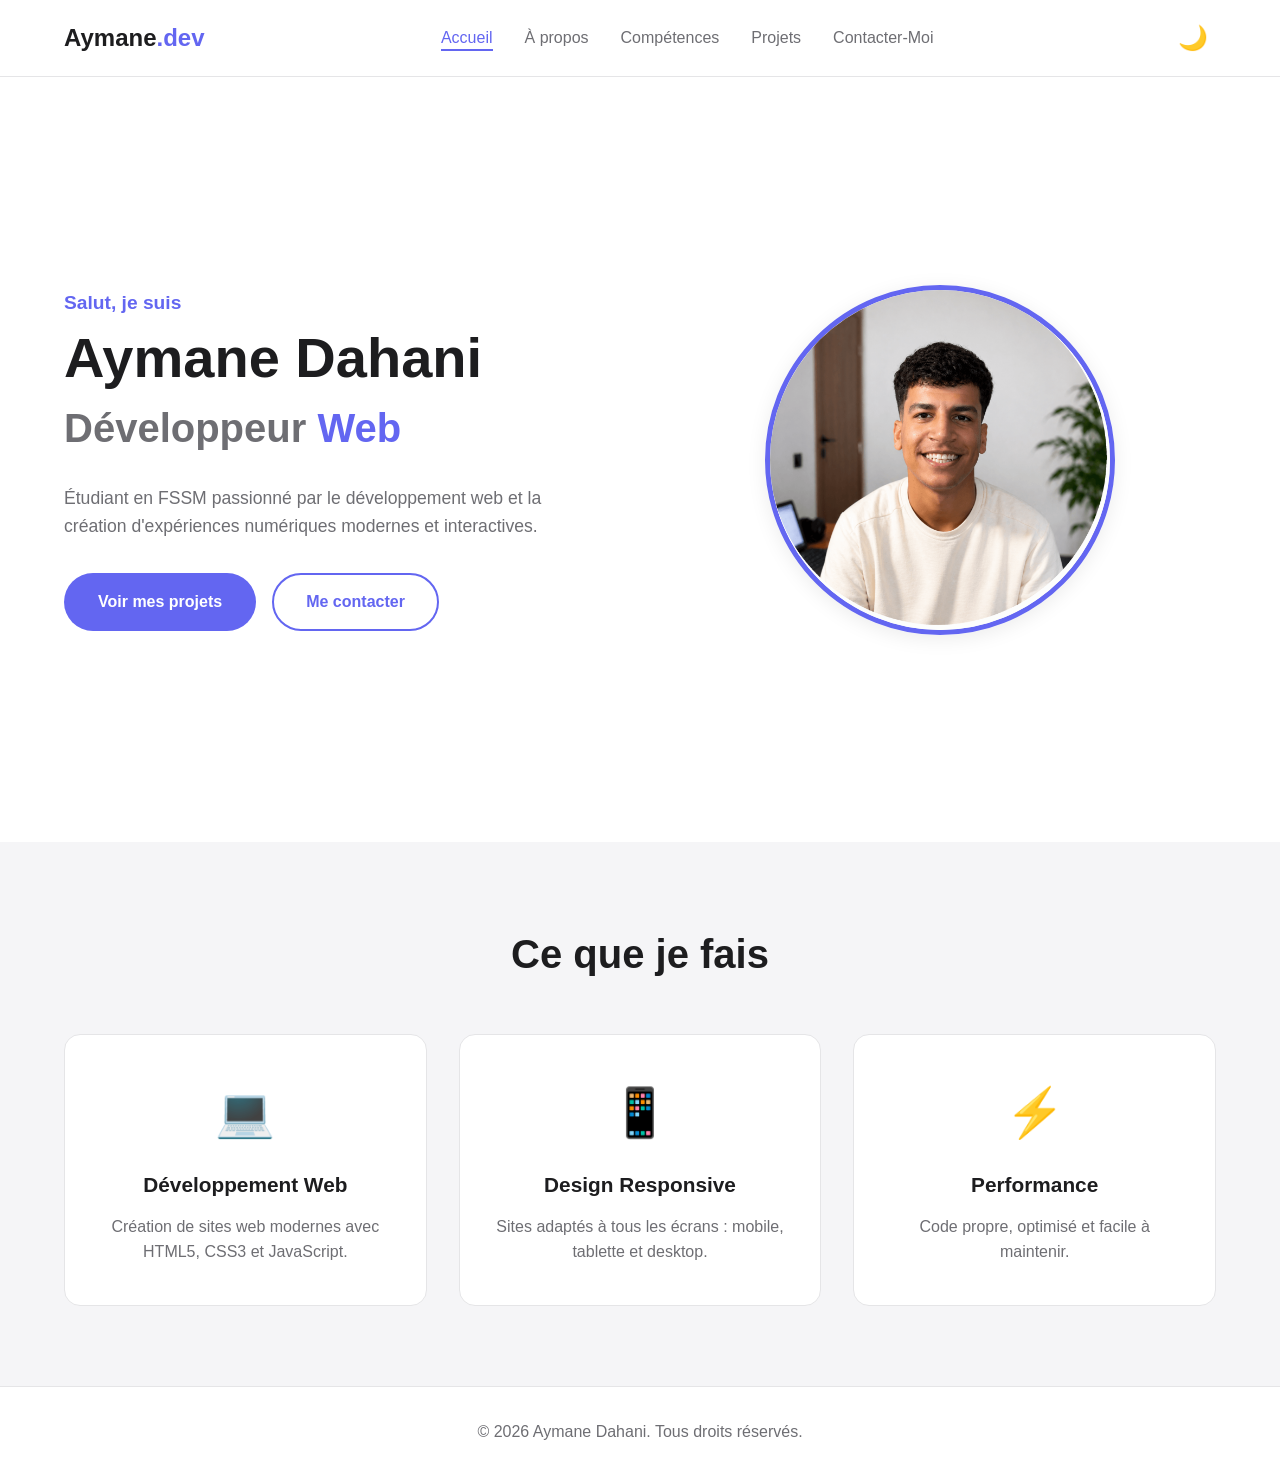
<file: index.html>
<!DOCTYPE html>
<html lang="fr">
<head>
    <meta charset="UTF-8">
    <meta name="viewport" content="width=device-width, initial-scale=1.0">
    <meta name="description" content="Portfolio personnel - Développeur Web">
    <title>Aymane | Portfolio</title>
    <link rel="stylesheet" href="css/style.css">
</head>
<body>
    

    

    <!-- ========== HEADER / NAVIGATION ========== -->
     <header class="header">
        <nav class="navbar">

            <!-- Logo -->
            <a href="index.html" class="logo">Aymane<span>.dev</span></a>

            <!-- Bouton burger (visible uniquement sur mobile) -->
            <button class="burger" id="burger" aria-label="Menu">
                <span></span>
                <span></span>
                <span></span>
            </button>

            <!-- Liens de navigation -->
            <ul class="nav-links" id="navLinks">
                <li><a href="index.html" class="active">Accueil</a></li>
                <li><a href="about.html">À propos</a></li>
                <li><a href="skills.html">Compétences</a></li>
                <li><a href="projects.html">Projets</a></li>
                <li><a href="contact.html">Contacter-Moi</a></li>
            </ul>

            <!-- Bouton dark/light mode -->
            <button class="theme-toggle" id="themeToggle" aria-label="Changer le thème">🌙</button>
        </nav>
     </header>


    <!-- ========== SECTION HERO ========== -->

    <section class="hero">
        <div class="hero-content">
            <p class="hero-greeting">Salut, je suis</p>
            <h1 class="hero-name">Aymane Dahani</h1>
            <h2 class="hero-title">Développeur <span class="highlight">Web</span></h2>
            <p class="hero-description">
            Étudiant en FSSM passionné par le développement web et la création
            d'expériences numériques modernes et interactives.
            </p>
            <div class="hero-buttons">
                <a href="projects.html" class="btn btn-primary">Voir mes projets</a>
                <a href="contact.html" class="btn btn-secondary">Me contacter</a>
            </div>
        </div>
        <div class="hero-image">
            <img src="images/profil.png" alt="Photo de Aymane Dahani" class="profile-photo" >
        </div>
    </section>


        <!-- ========== SECTION SERVICES ========== -->

        <section class="services">
            <h2 class="section-title">Ce que je fais</h2>
            <div class="services-grid">
                <div class="service-card">
                    <div class="service-icon">💻</div>
                    <h3>Développement Web</h3>
                    <p>Création de sites web modernes avec HTML5, CSS3 et JavaScript.</p>
                </div>
                <div class="service-card">
                    <div class="service-icon">📱</div>
                    <h3>Design Responsive</h3>
                    <p>Sites adaptés à tous les écrans : mobile, tablette et desktop.</p>
                </div>
                <div class="service-card">
                    <div class="service-icon">⚡</div>
                    <h3>Performance</h3>
                    <p>Code propre, optimisé et facile à maintenir.</p>
                </div>
            </div>
        </section>


        <!-- ========== FOOTER ========== -->
        <footer class="footer">
            <p>&copy; 2026 Aymane Dahani. Tous droits réservés.</p>
        </footer>

        <!-- Lien vers le fichier JavaScript -->
        <script src="js/script.js"></script>











     


















</body>
</html>
</file>
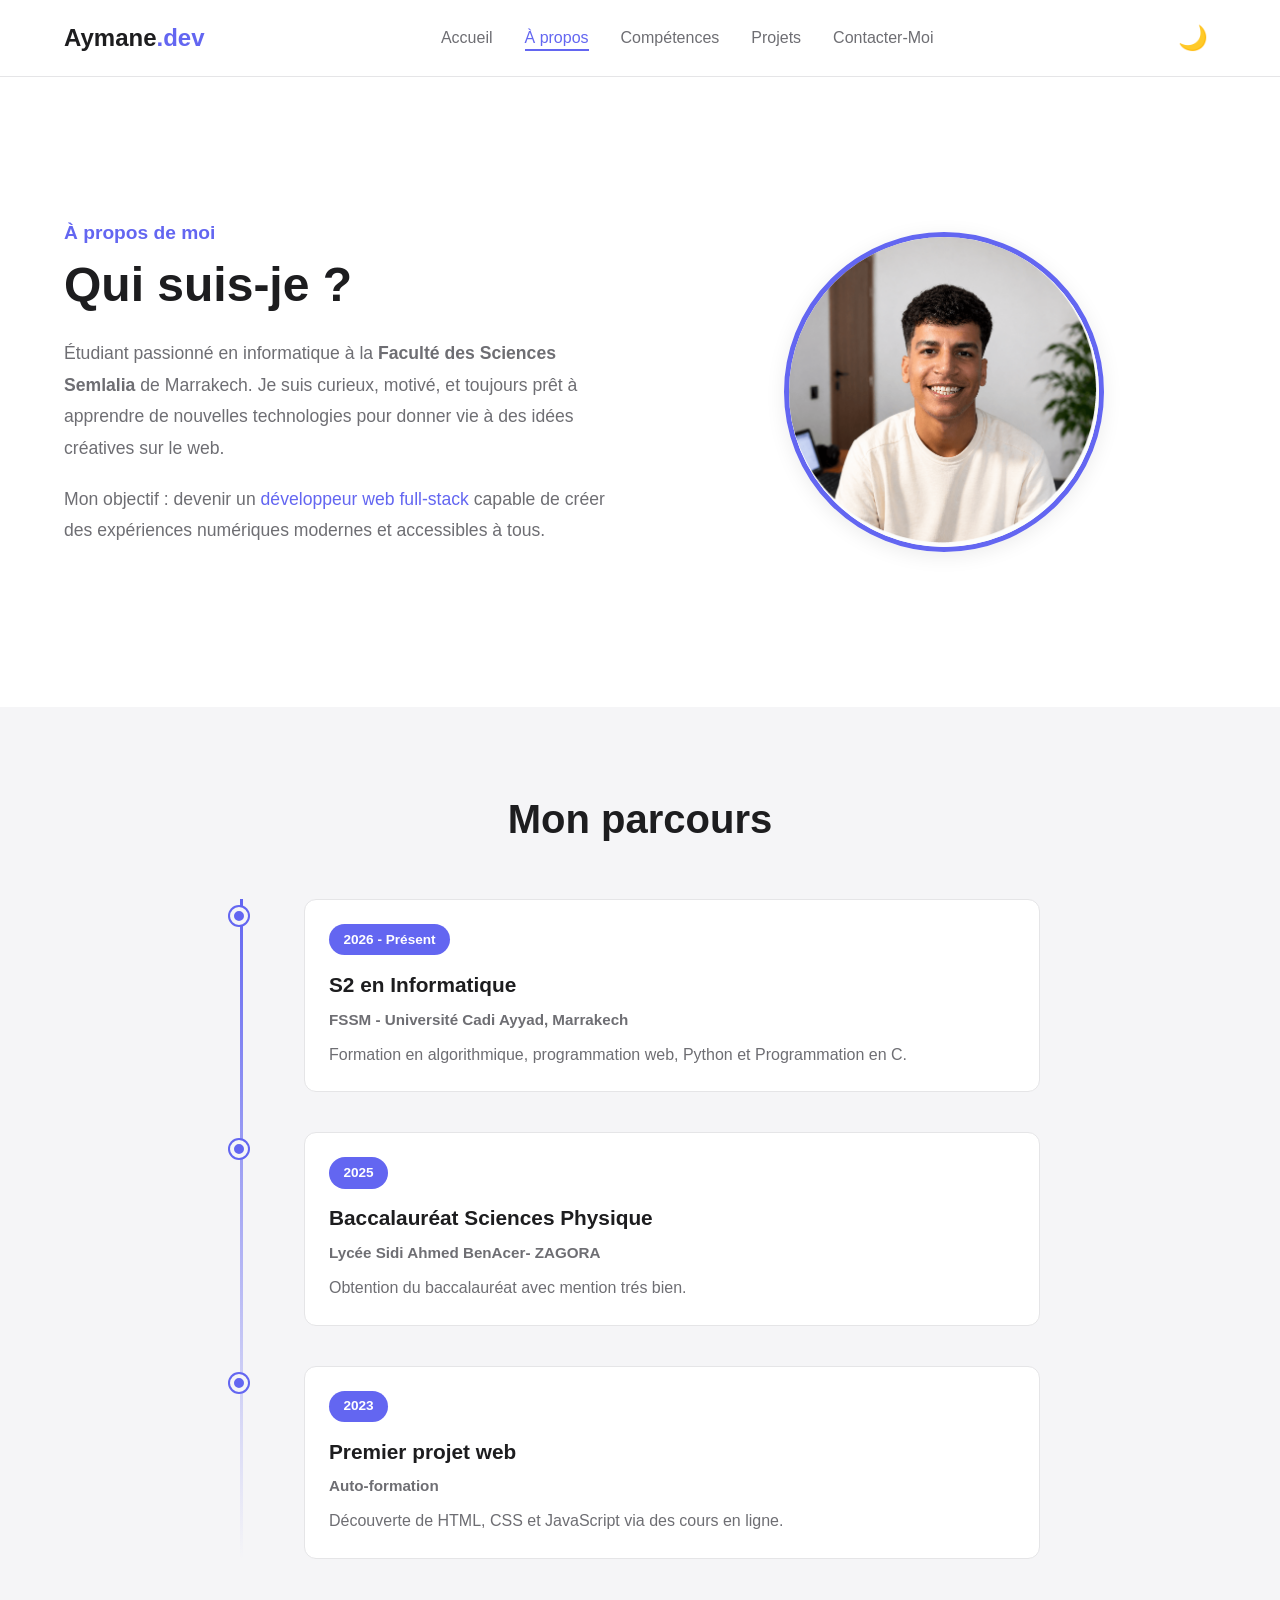
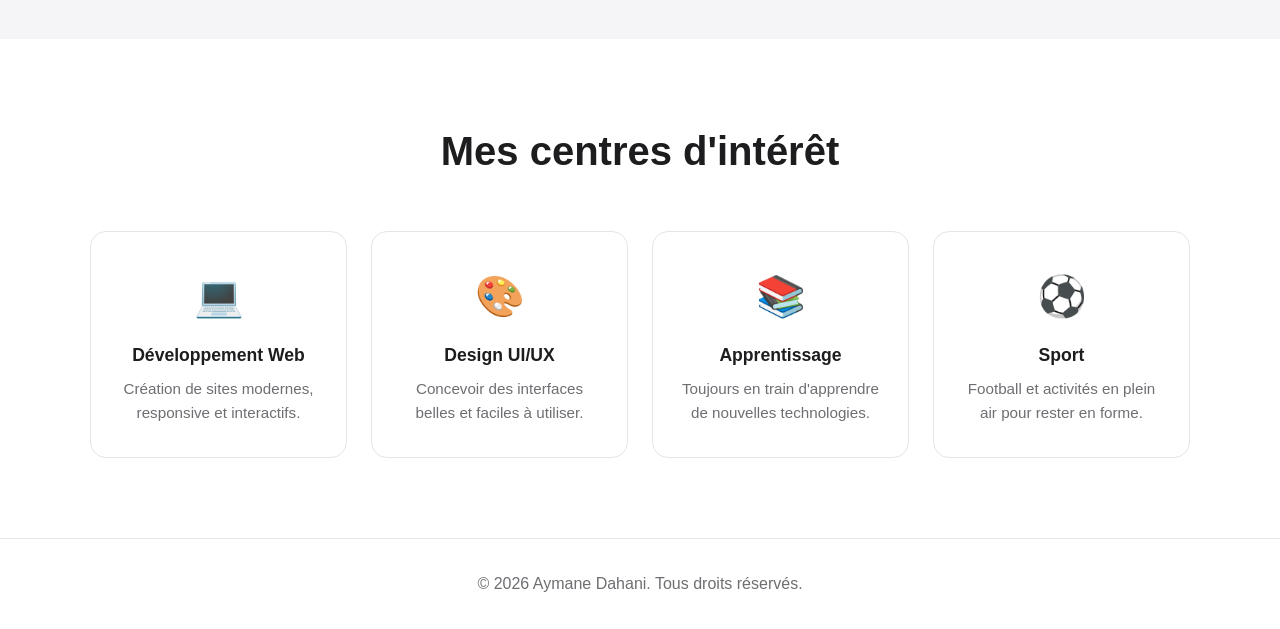
<file: about.html>
<!DOCTYPE html>
<html lang="fr">
<head>
    <meta charset="UTF-8">
    <meta name="viewport" content="width=device-width, initial-scale=1.0">
    <meta name="description" content="À propos de Aymane Dahani - Développeur Web">
    <title>À propos | Aymane</title>
    <link rel="stylesheet" href="css/style.css">
</head>
<body>

    <!-- ========== HEADER / NAVIGATION ========== -->
    <header class="header">
        <nav class="navbar">
            <a href="index.html" class="logo">Aymane<span>.dev</span></a>

            <button class="burger" id="burger" aria-label="Menu">
                <span></span>
                <span></span>
                <span></span>
            </button>

            <ul class="nav-links" id="navLinks">
                <li><a href="index.html">Accueil</a></li>
                <li><a href="about.html" class="active">À propos</a></li>
                <li><a href="skills.html">Compétences</a></li>
                <li><a href="projects.html">Projets</a></li>
                <li><a href="contact.html">Contacter-Moi</a></li>
            </ul>

            <button class="theme-toggle" id="themeToggle" aria-label="Changer le thème">🌙</button>
        </nav>
    </header>

    <!-- ========== SECTION ABOUT HERO ========== -->
    <section class="about-hero">
        <div class="about-hero-content">
            <p class="hero-greeting">À propos de moi</p>
            <h1 class="about-title">Qui suis-je ?</h1>
            <p class="about-description">
                Étudiant passionné en informatique à la <strong>Faculté des Sciences Semlalia</strong> 
                de Marrakech. Je suis curieux, motivé, et toujours prêt à apprendre 
                de nouvelles technologies pour donner vie à des idées créatives sur le web.
            </p>
            <p class="about-description">
                Mon objectif : devenir un <span class="highlight">développeur web full-stack</span> 
                capable de créer des expériences numériques modernes et accessibles à tous.
            </p>
        </div>
        <div class="about-image-wrapper">
            <img src="images/profil.png" alt="Aymane Dahani" class="about-photo">
        </div>
    </section>

    <!-- ========== SECTION TIMELINE / PARCOURS ========== -->
    <section class="timeline-section">
        <h2 class="section-title">Mon parcours</h2>
        
        <div class="timeline">
            <!-- Item 1 -->
            <div class="timeline-item">
                <div class="timeline-dot"></div>
                <div class="timeline-content">
                    <span class="timeline-date">2026 - Présent</span>
                    <h3>S2 en Informatique</h3>
                    <p class="timeline-place">FSSM - Université Cadi Ayyad, Marrakech</p>
                    <p>Formation en algorithmique, programmation web, Python et Programmation en C.</p>
                </div>
            </div>

            <!-- Item 2 -->
            <div class="timeline-item">
                <div class="timeline-dot"></div>
                <div class="timeline-content">
                    <span class="timeline-date">2025</span>
                    <h3>Baccalauréat Sciences Physique</h3>
                    <p class="timeline-place">Lycée Sidi Ahmed BenAcer- ZAGORA</p>
                    <p>Obtention du baccalauréat avec mention trés bien.</p>
                </div>
            </div>

            <!-- Item 3 -->
            <div class="timeline-item">
                <div class="timeline-dot"></div>
                <div class="timeline-content">
                    <span class="timeline-date">2023</span>
                    <h3>Premier projet web</h3>
                    <p class="timeline-place">Auto-formation</p>
                    <p>Découverte de HTML, CSS et JavaScript via des cours en ligne.</p>
                </div>
            </div>
        </div>
    </section>

    <!-- ========== SECTION CENTRES D'INTÉRÊT ========== -->
    <section class="interests-section">
        <h2 class="section-title">Mes centres d'intérêt</h2>
        <div class="interests-grid">
            <div class="interest-card">
                <div class="interest-icon">💻</div>
                <h3>Développement Web</h3>
                <p>Création de sites modernes, responsive et interactifs.</p>
            </div>
            <div class="interest-card">
                <div class="interest-icon">🎨</div>
                <h3>Design UI/UX</h3>
                <p>Concevoir des interfaces belles et faciles à utiliser.</p>
            </div>
            <div class="interest-card">
                <div class="interest-icon">📚</div>
                <h3>Apprentissage</h3>
                <p>Toujours en train d'apprendre de nouvelles technologies.</p>
            </div>
            <div class="interest-card">
                <div class="interest-icon">⚽</div>
                <h3>Sport</h3>
                <p>Football et activités en plein air pour rester en forme.</p>
            </div>
        </div>
    </section>

    <!-- ========== FOOTER ========== -->
    <footer class="footer">
        <p>&copy; 2026 Aymane Dahani. Tous droits réservés.</p>
    </footer>

    <!-- Lien vers le fichier JavaScript -->
    <script src="js/script.js"></script>

</body>
</html>
</file>
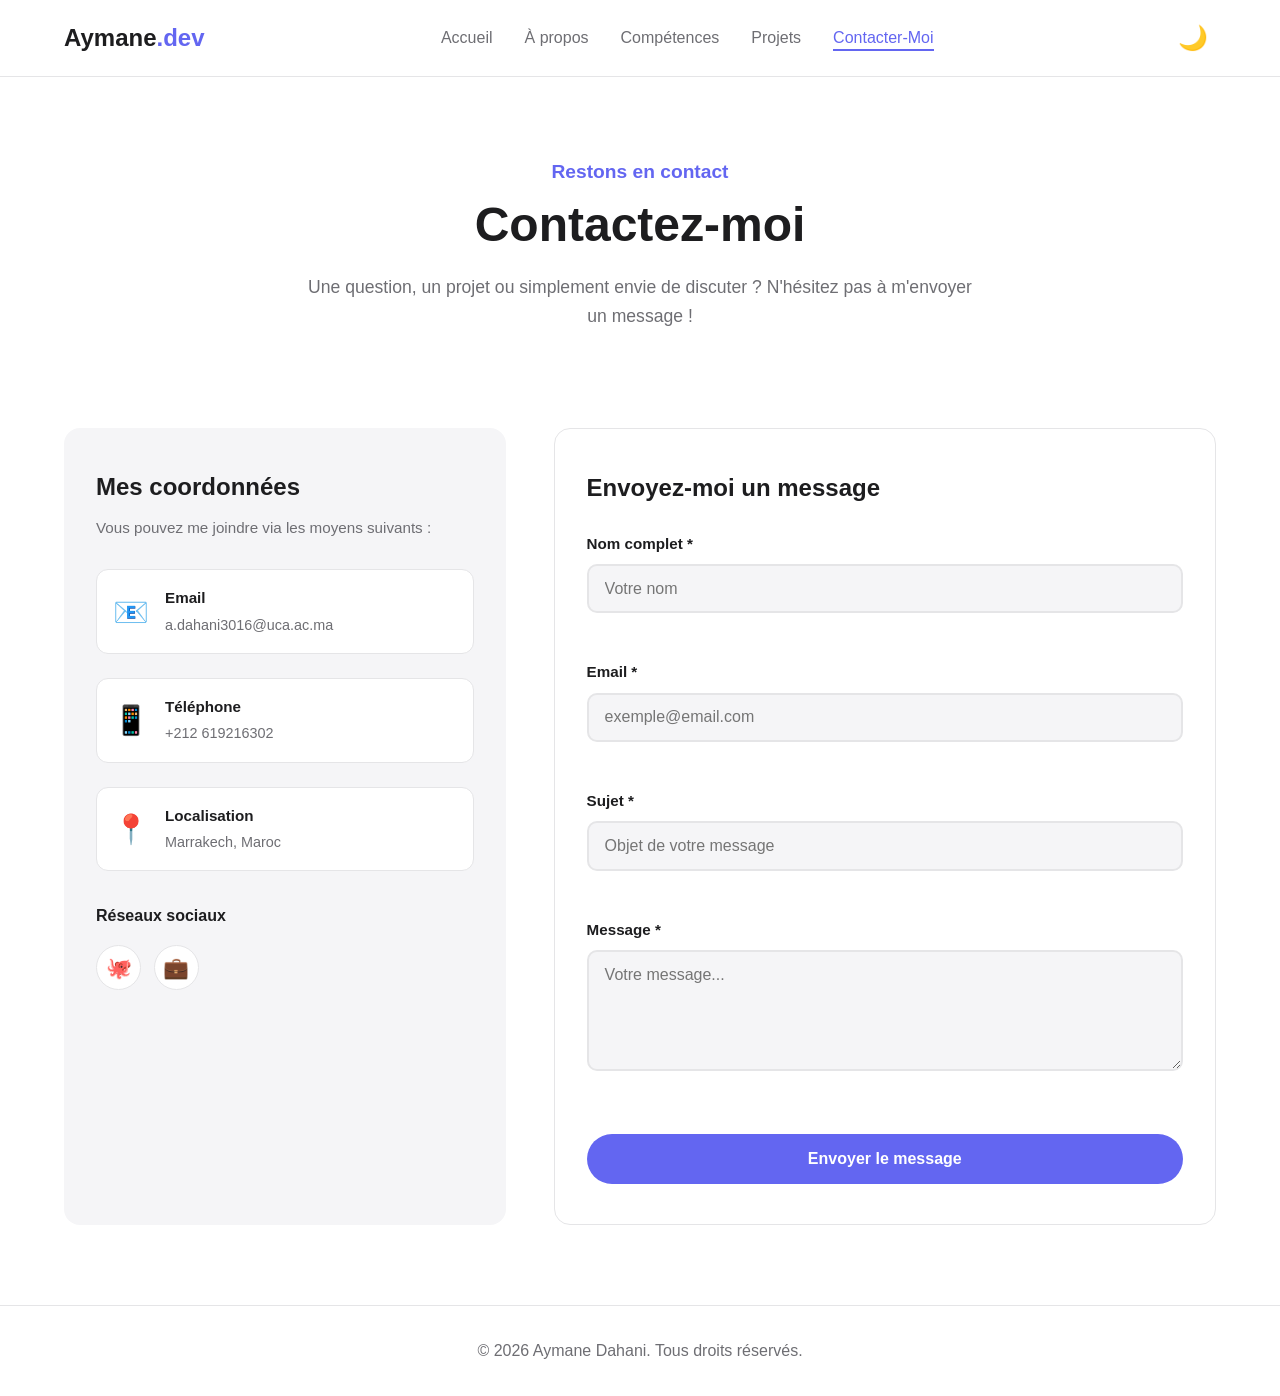
<file: contact.html>
<!DOCTYPE html>
<html lang="fr">
<head>
    <meta charset="UTF-8">
    <meta name="viewport" content="width=device-width, initial-scale=1.0">
    <meta name="description" content="Contactez Aymane Dahani - Développeur Web">
    <title>Contact | Aymane</title>
    <link rel="stylesheet" href="css/style.css">
</head>
<body>

    <!-- ========== HEADER / NAVIGATION ========== -->
    <header class="header">
        <nav class="navbar">
            <a href="index.html" class="logo">Aymane<span>.dev</span></a>

            <button class="burger" id="burger" aria-label="Menu">
                <span></span>
                <span></span>
                <span></span>
            </button>

            <ul class="nav-links" id="navLinks">
                <li><a href="index.html">Accueil</a></li>
                <li><a href="about.html">À propos</a></li>
                <li><a href="skills.html">Compétences</a></li>
                <li><a href="projects.html">Projets</a></li>
                <li><a href="contact.html" class="active">Contacter-Moi</a></li>
            </ul>

            <button class="theme-toggle" id="themeToggle" aria-label="Changer le thème">🌙</button>
        </nav>
    </header>

    <!-- ========== SECTION CONTACT HERO ========== -->
    <section class="contact-hero">
        <p class="hero-greeting">Restons en contact</p>
        <h1 class="contact-main-title">Contactez-moi</h1>
        <p class="contact-subtitle">
            Une question, un projet ou simplement envie de discuter ? 
            N'hésitez pas à m'envoyer un message !
        </p>
    </section>

    <!-- ========== SECTION CONTACT CONTENT ========== -->
    <section class="contact-content">
        <div class="contact-wrapper">

            <!-- COORDONNÉES -->
            <div class="contact-info">
                <h2 class="contact-info-title">Mes coordonnées</h2>
                <p class="contact-info-text">
                    Vous pouvez me joindre via les moyens suivants :
                </p>

                <div class="info-item">
                    <div class="info-icon">📧</div>
                    <div class="info-details">
                        <h3>Email</h3>
                        <p>a.dahani3016@uca.ac.ma</p>
                    </div>
                </div>

                <div class="info-item">
                    <div class="info-icon">📱</div>
                    <div class="info-details">
                        <h3>Téléphone</h3>
                        <p>+212 619216302</p>
                    </div>
                </div>

                <div class="info-item">
                    <div class="info-icon">📍</div>
                    <div class="info-details">
                        <h3>Localisation</h3>
                        <p>Marrakech, Maroc</p>
                    </div>
                </div>

                <div class="social-links">
                    <h3 class="social-title">Réseaux sociaux</h3>
                    <div class="social-icons">
                        <a href="https://github.com/dahaniaymane052-dot" 
                        target="_blank" 
                        class="social-link" 
                        aria-label="GitHub">🐙</a>
                        <a href="https://www.fr.freelancer.com/u/aymanautomate?frm=aymanautomate&sb=t" 
                        target="_blank" 
                        class="social-link" 
                        aria-label="Freelancer">💼</a>
                    </div>
                </div>
            </div>

            <!-- FORMULAIRE -->
            <div class="contact-form-wrapper">
                <h2 class="contact-form-title">Envoyez-moi un message</h2>
                
                <form id="contactForm" class="contact-form" novalidate>
                    
                    <!-- Nom -->
                    <div class="form-group">
                        <label for="name">Nom complet *</label>
                        <input type="text" id="name" name="name" placeholder="Votre nom">
                        <span class="error-message" id="nameError"></span>
                    </div>

                    <!-- Email -->
                    <div class="form-group">
                        <label for="email">Email *</label>
                        <input type="email" id="email" name="email" placeholder="exemple@email.com">
                        <span class="error-message" id="emailError"></span>
                    </div>

                    <!-- Sujet -->
                    <div class="form-group">
                        <label for="subject">Sujet *</label>
                        <input type="text" id="subject" name="subject" placeholder="Objet de votre message">
                        <span class="error-message" id="subjectError"></span>
                    </div>

                    <!-- Message -->
                    <div class="form-group">
                        <label for="message">Message *</label>
                        <textarea id="message" name="message" rows="5" placeholder="Votre message..."></textarea>
                        <span class="error-message" id="messageError"></span>
                    </div>

                    <!-- Bouton -->
                    <button type="submit" class="btn btn-primary submit-btn">
                        Envoyer le message
                    </button>

                    <!-- Message de succès -->
                    <div class="success-message" id="successMessage">
                        ✅ Votre message a été envoyé avec succès !
                    </div>

                </form>
            </div>

        </div>
    </section>

    <!-- ========== FOOTER ========== -->
    <footer class="footer">
        <p>&copy; 2026 Aymane Dahani. Tous droits réservés.</p>
    </footer>

    <!-- Lien vers le fichier JavaScript -->
    <script src="js/script.js"></script>

</body>
</html>
</file>
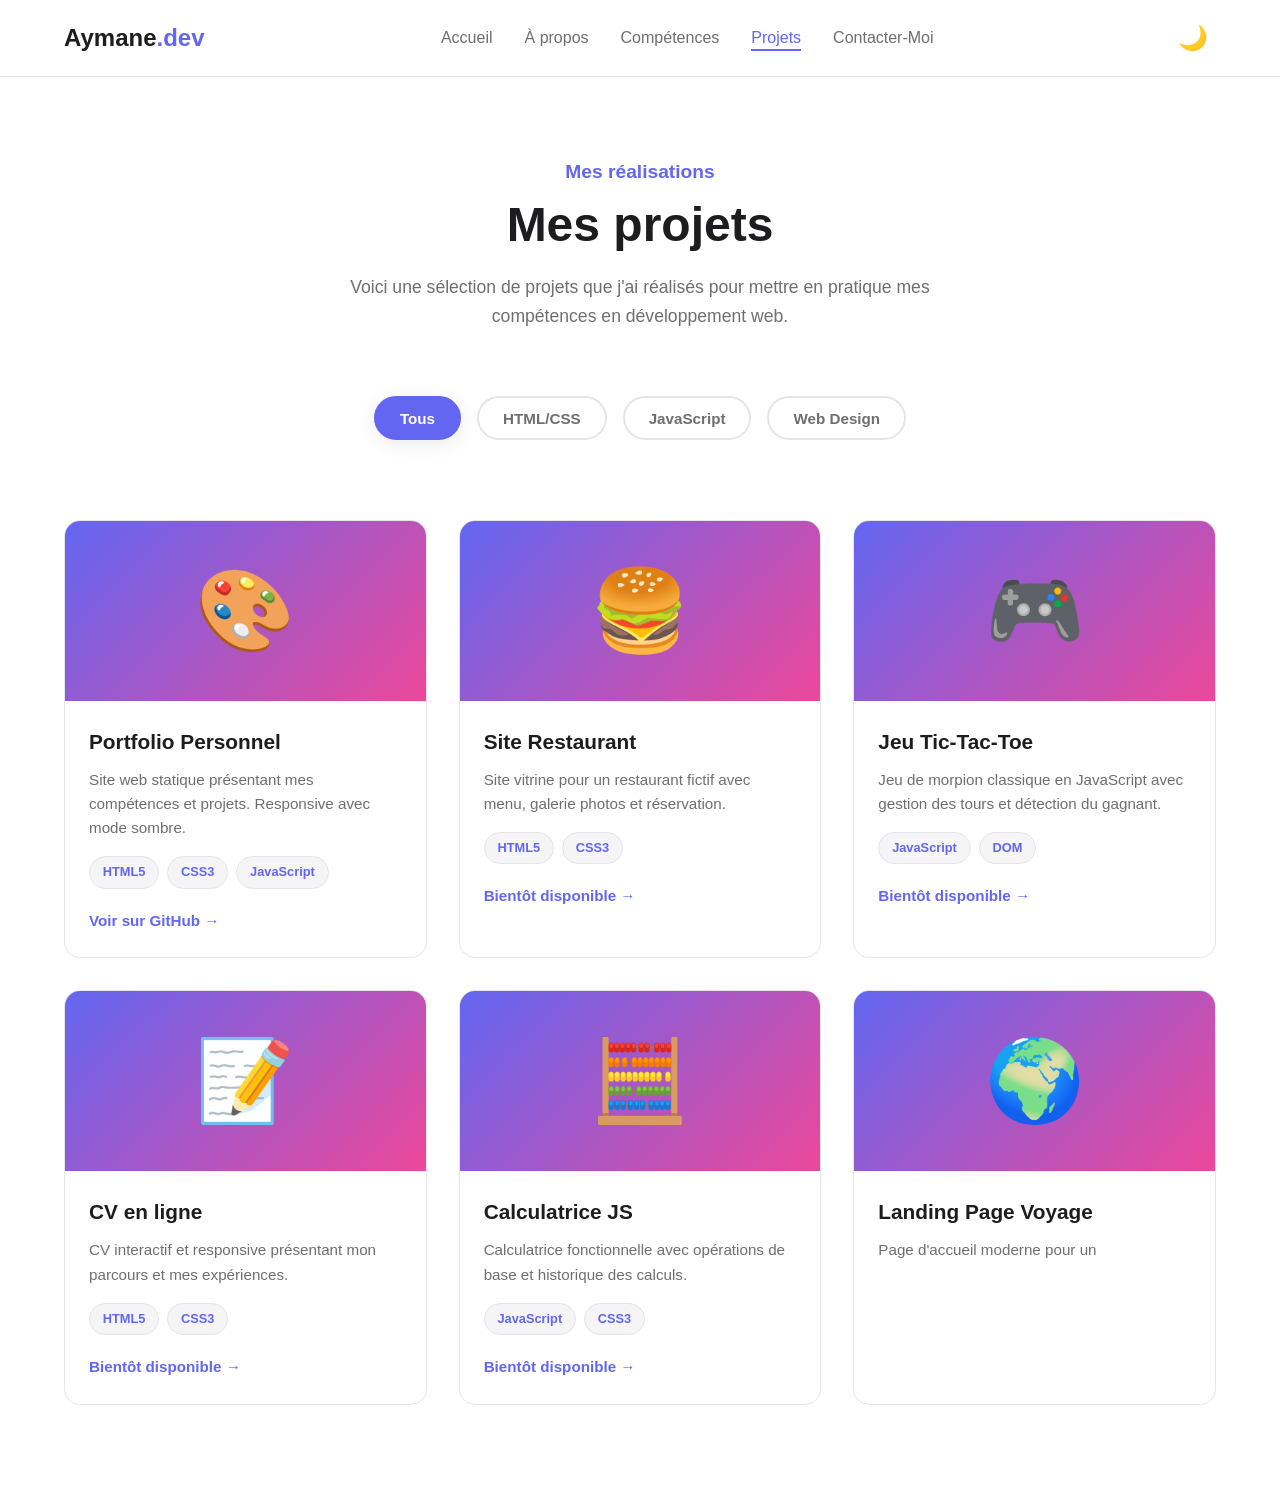
<file: projects.html>
<!DOCTYPE html>
<html lang="fr">
<head>
    <meta charset="UTF-8">
    <meta name="viewport" content="width=device-width, initial-scale=1.0">
    <meta name="description" content="Projets de Aymane Dahani - Développeur Web">
    <title>Projets | Aymane</title>
    <link rel="stylesheet" href="css/style.css">
</head>
<body>

    <!-- ========== HEADER / NAVIGATION ========== -->
    <header class="header">
        <nav class="navbar">
            <a href="index.html" class="logo">Aymane<span>.dev</span></a>

            <button class="burger" id="burger" aria-label="Menu">
                <span></span>
                <span></span>
                <span></span>
            </button>

            <ul class="nav-links" id="navLinks">
                <li><a href="index.html">Accueil</a></li>
                <li><a href="about.html">À propos</a></li>
                <li><a href="skills.html">Compétences</a></li>
                <li><a href="projects.html" class="active">Projets</a></li>
                <li><a href="contact.html">Contacter-Moi</a></li>
            </ul>

            <button class="theme-toggle" id="themeToggle" aria-label="Changer le thème">🌙</button>
        </nav>
    </header>

    <!-- ========== SECTION PROJECTS HERO ========== -->
    <section class="projects-hero">
        <p class="hero-greeting">Mes réalisations</p>
        <h1 class="projects-main-title">Mes projets</h1>
        <p class="projects-subtitle">
            Voici une sélection de projets que j'ai réalisés pour mettre en pratique 
            mes compétences en développement web.
        </p>
    </section>

    <!-- ========== SECTION FILTRES ========== -->
    <section class="filters-section">
        <div class="filters">
            <button class="filter-btn active" data-filter="all">Tous</button>
            <button class="filter-btn" data-filter="html-css">HTML/CSS</button>
            <button class="filter-btn" data-filter="javascript">JavaScript</button>
            <button class="filter-btn" data-filter="design">Web Design</button>
        </div>
    </section>

    <!-- ========== SECTION PROJECTS GRID ========== -->
    <section class="projects-section">
        <div class="projects-grid">

            <!-- Projet 1 : Portfolio (le projet actuel!) -->
            <div class="project-card" data-category="html-css javascript design">
                <div class="project-image">
                    <div class="project-emoji">🎨</div>
                </div>
                <div class="project-content">
                    <h3>Portfolio Personnel</h3>
                    <p>Site web statique présentant mes compétences et projets. Responsive avec mode sombre.</p>
                    <div class="project-tags">
                        <span class="tag">HTML5</span>
                        <span class="tag">CSS3</span>
                        <span class="tag">JavaScript</span>
                    </div>
                    <a href="https://github.com/dahaniaymane052-dot/portfolio-website" 
                       target="_blank" 
                       class="project-link">Voir sur GitHub →</a>
                </div>
            </div>

            <!-- Projet 2 -->
            <div class="project-card" data-category="html-css design">
                <div class="project-image">
                    <div class="project-emoji">🍔</div>
                </div>
                <div class="project-content">
                    <h3>Site Restaurant</h3>
                    <p>Site vitrine pour un restaurant fictif avec menu, galerie photos et réservation.</p>
                    <div class="project-tags">
                        <span class="tag">HTML5</span>
                        <span class="tag">CSS3</span>
                    </div>
                    <a href="#" class="project-link">Bientôt disponible →</a>
                </div>
            </div>

            <!-- Projet 3 -->
            <div class="project-card" data-category="javascript">
                <div class="project-image">
                    <div class="project-emoji">🎮</div>
                </div>
                <div class="project-content">
                    <h3>Jeu Tic-Tac-Toe</h3>
                    <p>Jeu de morpion classique en JavaScript avec gestion des tours et détection du gagnant.</p>
                    <div class="project-tags">
                        <span class="tag">JavaScript</span>
                        <span class="tag">DOM</span>
                    </div>
                    <a href="#" class="project-link">Bientôt disponible →</a>
                </div>
            </div>

            <!-- Projet 4 -->
            <div class="project-card" data-category="html-css">
                <div class="project-image">
                    <div class="project-emoji">📝</div>
                </div>
                <div class="project-content">
                    <h3>CV en ligne</h3>
                    <p>CV interactif et responsive présentant mon parcours et mes expériences.</p>
                    <div class="project-tags">
                        <span class="tag">HTML5</span>
                        <span class="tag">CSS3</span>
                    </div>
                    <a href="#" class="project-link">Bientôt disponible →</a>
                </div>
            </div>

            <!-- Projet 5 -->
            <div class="project-card" data-category="javascript">
                <div class="project-image">
                    <div class="project-emoji">🧮</div>
                </div>
                <div class="project-content">
                    <h3>Calculatrice JS</h3>
                    <p>Calculatrice fonctionnelle avec opérations de base et historique des calculs.</p>
                    <div class="project-tags">
                        <span class="tag">JavaScript</span>
                        <span class="tag">CSS3</span>
                    </div>
                    <a href="#" class="project-link">Bientôt disponible →</a>
                </div>
            </div>

            <!-- Projet 6 -->
            <div class="project-card" data-category="design html-css">
                <div class="project-image">
                    <div class="project-emoji">🌍</div>
                </div>
                <div class="project-content">
                    <h3>Landing Page Voyage</h3>
                    <p>Page d'accueil moderne pour un
</file>
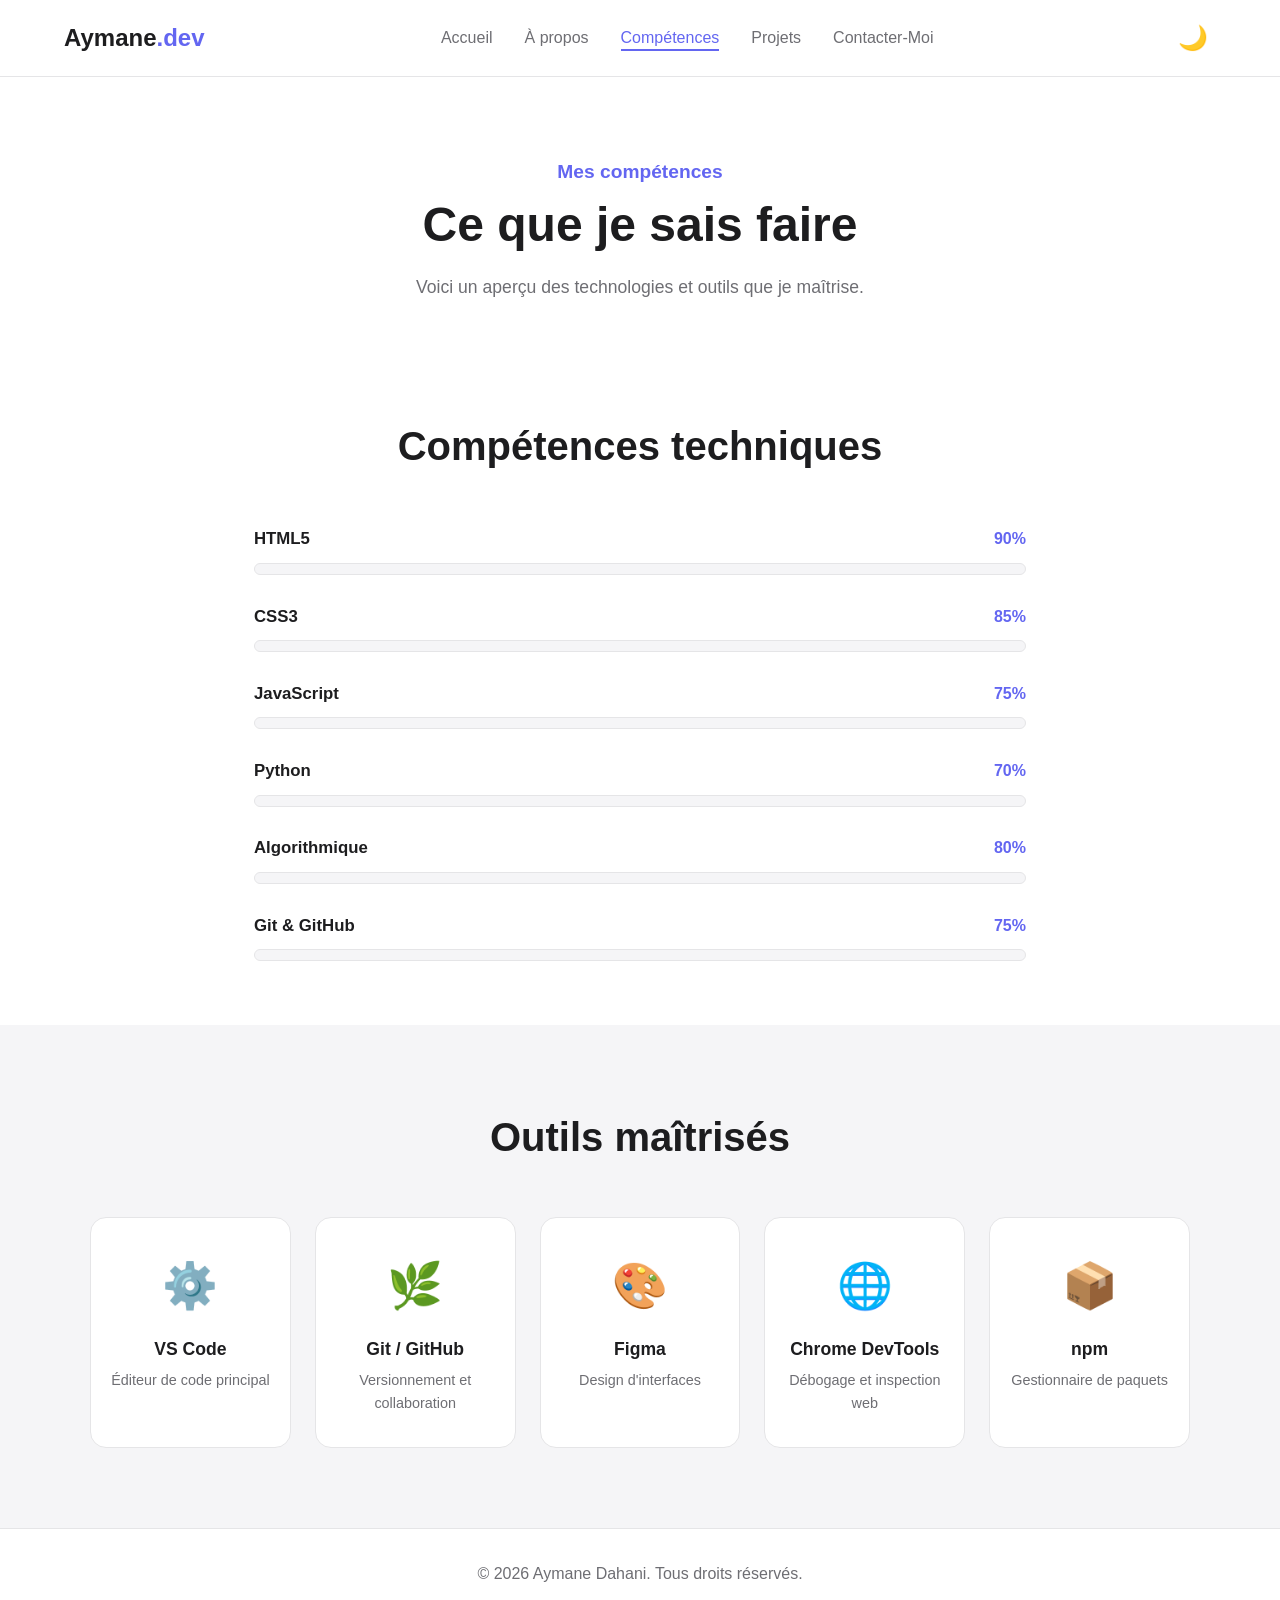
<file: skills.html>
<!DOCTYPE html>
<html lang="fr">
<head>
    <meta charset="UTF-8">
    <meta name="viewport" content="width=device-width, initial-scale=1.0">
    <meta name="description" content="Compétences de Aymane Dahani - Développeur Web">
    <title>Compétences | Aymane</title>
    <link rel="stylesheet" href="css/style.css">
</head>
<body>

    <!-- ========== HEADER / NAVIGATION ========== -->
    <header class="header">
        <nav class="navbar">
            <a href="index.html" class="logo">Aymane<span>.dev</span></a>

            <button class="burger" id="burger" aria-label="Menu">
                <span></span>
                <span></span>
                <span></span>
            </button>

            <ul class="nav-links" id="navLinks">
                <li><a href="index.html">Accueil</a></li>
                <li><a href="about.html">À propos</a></li>
                <li><a href="skills.html" class="active">Compétences</a></li>
                <li><a href="projects.html">Projets</a></li>
                <li><a href="contact.html">Contacter-Moi</a></li>
            </ul>

            <button class="theme-toggle" id="themeToggle" aria-label="Changer le thème">🌙</button>
        </nav>
    </header>

    <!-- ========== SECTION SKILLS HERO ========== -->
    <section class="skills-hero">
        <p class="hero-greeting">Mes compétences</p>
        <h1 class="skills-main-title">Ce que je sais faire</h1>
        <p class="skills-subtitle">
            Voici un aperçu des technologies et outils que je maîtrise.
        </p>
    </section>

    <!-- ========== SECTION COMPÉTENCES TECHNIQUES ========== -->
    <section class="skills-section">
        <h2 class="section-title">Compétences techniques</h2>
        <div class="skills-container">
            
            <!-- Skill 1 -->
            <div class="skill-item">
                <div class="skill-info">
                    <span class="skill-name">HTML5</span>
                    <span class="skill-percent">90%</span>
                </div>
                <div class="skill-bar">
                    <div class="skill-progress" data-progress="90"></div>
                </div>
            </div>

            <!-- Skill 2 -->
            <div class="skill-item">
                <div class="skill-info">
                    <span class="skill-name">CSS3</span>
                    <span class="skill-percent">85%</span>
                </div>
                <div class="skill-bar">
                    <div class="skill-progress" data-progress="85"></div>
                </div>
            </div>

            <!-- Skill 3 -->
            <div class="skill-item">
                <div class="skill-info">
                    <span class="skill-name">JavaScript</span>
                    <span class="skill-percent">75%</span>
                </div>
                <div class="skill-bar">
                    <div class="skill-progress" data-progress="75"></div>
                </div>
            </div>

            <!-- Skill 4 -->
            <div class="skill-item">
                <div class="skill-info">
                    <span class="skill-name">Python</span>
                    <span class="skill-percent">70%</span>
                </div>
                <div class="skill-bar">
                    <div class="skill-progress" data-progress="70"></div>
                </div>
            </div>

            <!-- Skill 5 -->
            <div class="skill-item">
                <div class="skill-info">
                    <span class="skill-name">Algorithmique</span>
                    <span class="skill-percent">80%</span>
                </div>
                <div class="skill-bar">
                    <div class="skill-progress" data-progress="80"></div>
                </div>
            </div>

            <!-- Skill 6 -->
            <div class="skill-item">
                <div class="skill-info">
                    <span class="skill-name">Git & GitHub</span>
                    <span class="skill-percent">75%</span>
                </div>
                <div class="skill-bar">
                    <div class="skill-progress" data-progress="75"></div>
                </div>
            </div>

        </div>
    </section>

    <!-- ========== SECTION OUTILS ========== -->
    <section class="tools-section">
        <h2 class="section-title">Outils maîtrisés</h2>
        <div class="tools-grid">
            <div class="tool-card">
                <div class="tool-icon">⚙️</div>
                <h3>VS Code</h3>
                <p>Éditeur de code principal</p>
            </div>
            <div class="tool-card">
                <div class="tool-icon">🌿</div>
                <h3>Git / GitHub</h3>
                <p>Versionnement et collaboration</p>
            </div>
            <div class="tool-card">
                <div class="tool-icon">🎨</div>
                <h3>Figma</h3>
                <p>Design d'interfaces</p>
            </div>
            <div class="tool-card">
                <div class="tool-icon">🌐</div>
                <h3>Chrome DevTools</h3>
                <p>Débogage et inspection web</p>
            </div>
            <div class="tool-card">
                <div class="tool-icon">📦</div>
                <h3>npm</h3>
                <p>Gestionnaire de paquets</p>
            </div>
        </div>
    </section>

    <!-- ========== FOOTER ========== -->
    <footer class="footer">
        <p>&copy; 2026 Aymane Dahani. Tous droits réservés.</p>
    </footer>

    <!-- Lien vers le fichier JavaScript -->
    <script src="js/script.js"></script>

</body>
</html>
</file>
<file: css/style.css>
/* ============================================
   VARIABLES CSS (Light Mode par défaut)
   ============================================ */
:root {
    --bg-primary: #ffffff;
    --bg-secondary: #f5f5f7;
    --text-primary: #1d1d1f;
    --text-secondary: #6e6e73;
    --accent: #6366f1;
    --accent-hover: #4f46e5;
    --border: #e5e5e7;
    --shadow: 0 4px 20px rgba(0, 0, 0, 0.08);
}


/* Variables pour le mode sombre */
[data-theme="dark"] {
    --bg-primary: #0f0f1a;
    --bg-secondary: #1a1a2e;
    --text-primary: #f5f5f7;
    --text-secondary: #a1a1aa;
    --accent: #818cf8;
    --accent-hover: #6366f1;
    --border: #27272a;
    --shadow: 0 4px 20px rgba(0, 0, 0, 0.4);
}



/* ============================================
   RESET & STYLE DE BASE
   ============================================ */

* {
    margin: 0;
    padding: 0;
    box-sizing: border-box;
}

html {
    scroll-behavior: smooth;
}

body {
    font-family: -apple-system, BlinkMacSystemFont, 'Segoe UI', Roboto, sans-serif;
    background-color: var(--bg-primary);
    color: var(--text-primary);
    line-height: 1.6;
    transition: background-color 0.3s ease, color 0.3s ease;
}

a {
    text-decoration: none;
    color: inherit;
}

ul {
    list-style: none;
}

img {
    max-width: 100%;
    display: block;
}   

.profile-photo {
    width: 350px;
    height: 350px;
    border-radius: 50%;
    object-fit: cover;
    border: 5px solid var(--accent);
    box-shadow: var(--shadow);
    animation: float 4s ease-in-out infinite;
}

/* ============================================
   HEADER / NAVIGATION
   ============================================ */
.header {
    position: sticky;
    top: 0;
    background-color: var(--bg-primary);
    border-bottom: 1px solid var(--border);
    z-index: 1000;
}

.navbar {
    display: flex;
    justify-content: space-between;
    align-items: center;
    padding: 1rem 5%;
    max-width: 1400px;
    margin: 0 auto;
}

.logo {
    font-size: 1.5rem;
    font-weight: 700;
    color: var(--text-primary);
}

.logo span {
    color: var(--accent);
}

.nav-links {
    display: flex;
    gap: 2rem;
}

.nav-links a {
    color: var(--text-secondary);
    font-weight: 500;
    transition: color 0.3s ease;
    position: relative;
}

.nav-links a:hover,
.nav-links a.active {
    color: var(--accent);
}

.nav-links a.active::after {
    content: '';
    position: absolute;
    bottom: -5px;
    left: 0;
    width: 100%;
    height: 2px;
    background-color: var(--accent);
}

.theme-toggle {
    background: none;
    border: none;
    font-size: 1.5rem;
    cursor: pointer;
    padding: 0.5rem;
    border-radius: 50%;
    transition: background-color 0.3s ease;
}

.theme-toggle:hover {
    background-color: var(--bg-secondary);
}

/* Burger caché par défaut (visible uniquement sur mobile) */
.burger {
    display: none;
    flex-direction: column;
    background: none;
    border: none;
    cursor: pointer;
    gap: 5px;
}

.burger span {
    width: 25px;
    height: 3px;
    background-color: var(--text-primary);
    border-radius: 2px;
    transition: all 0.3s ease;
}
/* ============================================
   SECTION HERO
   ============================================ */
.hero {
    display: flex;
    align-items: center;
    justify-content: space-between;
    min-height: 85vh;
    padding: 2rem 5%;
    max-width: 1400px;
    margin: 0 auto;
    gap: 3rem;
}

.hero-content {
    flex: 1;
    animation: fadeInLeft 0.8s ease;
}

.hero-greeting {
    color: var(--accent);
    font-size: 1.2rem;
    font-weight: 600;
    margin-bottom: 0.5rem;
}

.hero-name {
    font-size: 3.5rem;
    font-weight: 800;
    line-height: 1.1;
    margin-bottom: 0.5rem;
}

.hero-title {
    font-size: 2.5rem;
    color: var(--text-secondary);
    margin-bottom: 1.5rem;
}

.highlight {
    color: var(--accent);
}

.hero-description {
    font-size: 1.1rem;
    color: var(--text-secondary);
    max-width: 500px;
    margin-bottom: 2rem;
}

.hero-buttons {
    display: flex;
    gap: 1rem;
    flex-wrap: wrap;
}

.btn {
    padding: 0.9rem 2rem;
    border-radius: 50px;
    font-weight: 600;
    transition: all 0.3s ease;
    display: inline-block;
    cursor: pointer;
    border: 2px solid transparent;
}

.btn-primary {
    background-color: var(--accent);
    color: white;
}

.btn-primary:hover {
    background-color: var(--accent-hover);
    transform: translateY(-2px);
    box-shadow: var(--shadow);
}

.btn-secondary {
    border: 2px solid var(--accent);
    color: var(--accent);
}

.btn-secondary:hover {
    background-color: var(--accent);
    color: white;
    transform: translateY(-2px);
}

.hero-image {
    flex: 1;
    display: flex;
    justify-content: center;
    animation: fadeInRight 0.8s ease;
}
/* ============================================
   SECTION SERVICES
   ============================================ */
.services {
    padding: 5rem 5%;
    background-color: var(--bg-secondary);
}

.section-title {
    font-size: 2.5rem;
    text-align: center;
    margin-bottom: 3rem;
    font-weight: 700;
}

.services-grid {
    display: grid;
    grid-template-columns: repeat(auto-fit, minmax(280px, 1fr));
    gap: 2rem;
    max-width: 1200px;
    margin: 0 auto;
}

.service-card {
    background-color: var(--bg-primary);
    padding: 2.5rem 2rem;
    border-radius: 16px;
    text-align: center;
    border: 1px solid var(--border);
    transition: transform 0.3s ease, box-shadow 0.3s ease;
}

.service-card:hover {
    transform: translateY(-8px);
    box-shadow: var(--shadow);
}

.service-icon {
    font-size: 3rem;
    margin-bottom: 1rem;
}

.service-card h3 {
    font-size: 1.3rem;
    margin-bottom: 0.8rem;
}

.service-card p {
    color: var(--text-secondary);
}

/* ============================================
   FOOTER
   ============================================ */
.footer {
    text-align: center;
    padding: 2rem 5%;
    border-top: 1px solid var(--border);
    color: var(--text-secondary);
}

/* ============================================
   ANIMATIONS
   ============================================ */
@keyframes fadeInLeft {
    from { 
        opacity: 0; 
        transform: translateX(-30px); 
    }
    to { 
        opacity: 1; 
        transform: translateX(0); 
    }
}

@keyframes fadeInRight {
    from { 
        opacity: 0; 
        transform: translateX(30px); 
    }
    to { 
        opacity: 1; 
        transform: translateX(0); 
    }
}

@keyframes float {
    0%, 100% { 
        transform: translateY(0); 
    }
    50% { 
        transform: translateY(-20px); 
    }
}
/* ============================================
   ABOUT PAGE - SECTION ABOUT HERO
   ============================================ */
.about-hero {
    display: flex;
    align-items: center;
    justify-content: space-between;
    min-height: 70vh;
    padding: 4rem 5%;
    max-width: 1400px;
    margin: 0 auto;
    gap: 4rem;
}

.about-hero-content {
    flex: 1;
    animation: fadeInLeft 0.8s ease;
}

.about-title {
    font-size: 3rem;
    font-weight: 800;
    margin-bottom: 1.5rem;
    line-height: 1.2;
}

.about-description {
    font-size: 1.1rem;
    color: var(--text-secondary);
    margin-bottom: 1.2rem;
    line-height: 1.8;
}

.about-image-wrapper {
    flex: 1;
    display: flex;
    justify-content: center;
    animation: fadeInRight 0.8s ease;
}

.about-photo {
    width: 320px;
    height: 320px;
    border-radius: 50%;
    object-fit: cover;
    border: 5px solid var(--accent);
    box-shadow: var(--shadow);
    transition: transform 0.4s ease;
}

.about-photo:hover {
    transform: scale(1.05);
}

/* ============================================
   ABOUT PAGE - SECTION TIMELINE
   ============================================ */
.timeline-section {
    padding: 5rem 5%;
    background-color: var(--bg-secondary);
}

.timeline {
    max-width: 800px;
    margin: 0 auto;
    position: relative;
    padding-left: 2rem;
}

/* Ligne verticale */
.timeline::before {
    content: '';
    position: absolute;
    left: 0;
    top: 0;
    bottom: 0;
    width: 3px;
    background: linear-gradient(to bottom, var(--accent), transparent);
}

.timeline-item {
    position: relative;
    margin-bottom: 2.5rem;
    padding-left: 2rem;
}

.timeline-item:last-child {
    margin-bottom: 0;
}

/* Points sur timeline */
.timeline-dot {
    position: absolute;
    left: -2.6rem;
    top: 0.5rem;
    width: 18px;
    height: 18px;
    border-radius: 50%;
    background-color: var(--accent);
    border: 4px solid var(--bg-secondary);
    box-shadow: 0 0 0 2px var(--accent);
}

.timeline-content {
    background-color: var(--bg-primary);
    padding: 1.5rem;
    border-radius: 12px;
    border: 1px solid var(--border);
    transition: transform 0.3s ease, box-shadow 0.3s ease;
}

.timeline-content:hover {
    transform: translateX(8px);
    box-shadow: var(--shadow);
}

.timeline-date {
    display: inline-block;
    background-color: var(--accent);
    color: white;
    padding: 0.3rem 0.9rem;
    border-radius: 20px;
    font-size: 0.85rem;
    font-weight: 600;
    margin-bottom: 0.8rem;
}

.timeline-content h3 {
    font-size: 1.3rem;
    margin-bottom: 0.4rem;
}

.timeline-place {
    color: var(--accent);
    font-weight: 600;
    font-size: 0.95rem;
    margin-bottom: 0.6rem;
}

.timeline-content p {
    color: var(--text-secondary);
}

/* ============================================
   ABOUT PAGE - SECTION CENTRES D'INTÉRÊT
   ============================================ */
.interests-section {
    padding: 5rem 5%;
}

.interests-grid {
    display: grid;
    grid-template-columns: repeat(auto-fit, minmax(220px, 1fr));
    gap: 1.5rem;
    max-width: 1100px;
    margin: 0 auto;
}

.interest-card {
    background-color: var(--bg-primary);
    padding: 2rem 1.5rem;
    border-radius: 16px;
    text-align: center;
    border: 1px solid var(--border);
    transition: all 0.3s ease;
}

.interest-card:hover {
    transform: translateY(-5px);
    border-color: var(--accent);
    box-shadow: var(--shadow);
}

.interest-icon {
    font-size: 2.5rem;
    margin-bottom: 0.8rem;
}

.interest-card h3 {
    font-size: 1.1rem;
    margin-bottom: 0.5rem;
}

.interest-card p {
    color: var(--text-secondary);
    font-size: 0.95rem;
}
/* ============================================
   SKILLS PAGE - HERO
   ============================================ */
.skills-hero {
    text-align: center;
    padding: 5rem 5% 3rem;
    max-width: 800px;
    margin: 0 auto;
    animation: fadeInLeft 0.8s ease;
}

.skills-main-title {
    font-size: 3rem;
    font-weight: 800;
    margin: 0.5rem 0 1.2rem;
    line-height: 1.2;
}

.skills-subtitle {
    font-size: 1.1rem;
    color: var(--text-secondary);
    line-height: 1.7;
}

/* ============================================
   SKILLS PAGE - COMPÉTENCES TECHNIQUES
   ============================================ */
.skills-section {
    padding: 4rem 5%;
    max-width: 900px;
    margin: 0 auto;
}

.skills-container {
    display: flex;
    flex-direction: column;
    gap: 1.8rem;
    margin-top: 2rem;
}

.skill-item {
    width: 100%;
}

.skill-info {
    display: flex;
    justify-content: space-between;
    margin-bottom: 0.6rem;
}

.skill-name {
    font-size: 1.05rem;
    font-weight: 600;
    color: var(--text-primary);
}

.skill-percent {
    font-size: 1rem;
    font-weight: 700;
    color: var(--accent);
}

.skill-bar {
    width: 100%;
    height: 12px;
    background-color: var(--bg-secondary);
    border-radius: 10px;
    overflow: hidden;
    border: 1px solid var(--border);
}

.skill-progress {
    height: 100%;
    background: linear-gradient(90deg, var(--accent), #ec4899);
    border-radius: 10px;
    width: 0;
    transition: width 1.5s ease-in-out;
}

/* ============================================
   SKILLS PAGE - OUTILS
   ============================================ */
.tools-section {
    padding: 5rem 5%;
    background-color: var(--bg-secondary);
}

.tools-grid {
    display: grid;
    grid-template-columns: repeat(auto-fit, minmax(200px, 1fr));
    gap: 1.5rem;
    max-width: 1100px;
    margin: 0 auto;
}

.tool-card {
    background-color: var(--bg-primary);
    padding: 2rem 1rem;
    border-radius: 16px;
    text-align: center;
    border: 1px solid var(--border);
    transition: all 0.3s ease;
}

.tool-card:hover {
    transform: translateY(-6px) scale(1.02);
    border-color: var(--accent);
    box-shadow: var(--shadow);
}

.tool-icon {
    font-size: 2.8rem;
    margin-bottom: 0.8rem;
}

.tool-card h3 {
    font-size: 1.1rem;
    margin-bottom: 0.4rem;
}

.tool-card p {
    color: var(--text-secondary);
    font-size: 0.9rem;
}

/* ============================================
   SKILLS PAGE - SOFT SKILLS
   ============================================ */
.soft-skills-section {
    padding: 5rem 5%;
}

.soft-skills-grid {
    display: grid;
    grid-template-columns: repeat(auto-fit, minmax(240px, 1fr));
    gap: 1.5rem;
    max-width: 1100px;
    margin: 0 auto;
}

.soft-skill-card {
    background-color: var(--bg-primary);
    padding: 2.2rem 1.5rem;
    border-radius: 16px;
    text-align: center;
    border: 1px solid var(--border);
    transition: all 0.3s ease;
}

.soft-skill-card:hover {
    transform: translateY(-5px);
    border-color: var(--accent);
    box-shadow: var(--shadow);
}

.soft-skill-icon {
    font-size: 2.5rem;
    margin-bottom: 0.8rem;
}

.soft-skill-card h3 {
    font-size: 1.15rem;
    margin-bottom: 0.6rem;
}

.soft-skill-card p {
    color: var(--text-secondary);
    font-size: 0.95rem;
    line-height: 1.6;
}
/* ============================================
   PROJECTS PAGE - HERO
   ============================================ */
.projects-hero {
    text-align: center;
    padding: 5rem 5% 2rem;
    max-width: 800px;
    margin: 0 auto;
    animation: fadeInLeft 0.8s ease;
}

.projects-main-title {
    font-size: 3rem;
    font-weight: 800;
    margin: 0.5rem 0 1.2rem;
    line-height: 1.2;
}

.projects-subtitle {
    font-size: 1.1rem;
    color: var(--text-secondary);
    line-height: 1.7;
}

/* ============================================
   PROJECTS PAGE - FILTRES
   ============================================ */
.filters-section {
    padding: 2rem 5%;
}

.filters {
    display: flex;
    justify-content: center;
    gap: 1rem;
    flex-wrap: wrap;
    max-width: 800px;
    margin: 0 auto;
}

.filter-btn {
    padding: 0.7rem 1.5rem;
    border: 2px solid var(--border);
    background-color: var(--bg-primary);
    color: var(--text-secondary);
    border-radius: 50px;
    font-weight: 600;
    cursor: pointer;
    font-size: 0.95rem;
    transition: all 0.3s ease;
}

.filter-btn:hover {
    border-color: var(--accent);
    color: var(--accent);
    transform: translateY(-2px);
}

.filter-btn.active {
    background-color: var(--accent);
    border-color: var(--accent);
    color: white;
    box-shadow: var(--shadow);
}

/* ============================================
   PROJECTS PAGE - GRID
   ============================================ */
.projects-section {
    padding: 3rem 5% 5rem;
}

.projects-grid {
    display: grid;
    grid-template-columns: repeat(auto-fit, minmax(300px, 1fr));
    gap: 2rem;
    max-width: 1200px;
    margin: 0 auto;
}

.project-card {
    background-color: var(--bg-primary);
    border-radius: 16px;
    overflow: hidden;
    border: 1px solid var(--border);
    transition: all 0.3s ease;
    animation: fadeInLeft 0.5s ease;
}

.project-card:hover {
    transform: translateY(-8px);
    border-color: var(--accent);
    box-shadow: var(--shadow);
}

.project-card.hidden {
    display: none;
}

.project-image {
    width: 100%;
    height: 180px;
    background: linear-gradient(135deg, var(--accent), #ec4899);
    display: flex;
    align-items: center;
    justify-content: center;
}

.project-emoji {
    font-size: 5rem;
}

.project-content {
    padding: 1.5rem;
}

.project-content h3 {
    font-size: 1.3rem;
    margin-bottom: 0.6rem;
}

.project-content p {
    color: var(--text-secondary);
    font-size: 0.95rem;
    margin-bottom: 1rem;
    line-height: 1.6;
}

.project-tags {
    display: flex;
    gap: 0.5rem;
    flex-wrap: wrap;
    margin-bottom: 1.2rem;
}

.tag {
    background-color: var(--bg-secondary);
    color: var(--accent);
    padding: 0.3rem 0.8rem;
    border-radius: 20px;
    font-size: 0.8rem;
    font-weight: 600;
    border: 1px solid var(--border);
}

.project-link {
    color: var(--accent);
    font-weight: 600;
    font-size: 0.95rem;
    transition: color 0.3s ease;
}

.project-link:hover {
    color: var(--accent-hover);
}
/* ============================================
   CONTACT PAGE - HERO
   ============================================ */
.contact-hero {
    text-align: center;
    padding: 5rem 5% 3rem;
    max-width: 800px;
    margin: 0 auto;
    animation: fadeInLeft 0.8s ease;
}

.contact-main-title {
    font-size: 3rem;
    font-weight: 800;
    margin: 0.5rem 0 1.2rem;
    line-height: 1.2;
}

.contact-subtitle {
    font-size: 1.1rem;
    color: var(--text-secondary);
    line-height: 1.7;
}

/* ============================================
   CONTACT PAGE - CONTENT
   ============================================ */
.contact-content {
    padding: 3rem 5% 5rem;
}

.contact-wrapper {
    display: grid;
    grid-template-columns: 1fr 1.5fr;
    gap: 3rem;
    max-width: 1200px;
    margin: 0 auto;
}

/* INFO À GAUCHE */
.contact-info {
    background-color: var(--bg-secondary);
    padding: 2.5rem 2rem;
    border-radius: 16px;
}

.contact-info-title {
    font-size: 1.5rem;
    margin-bottom: 0.6rem;
}

.contact-info-text {
    color: var(--text-secondary);
    margin-bottom: 1.8rem;
    font-size: 0.95rem;
}

.info-item {
    display: flex;
    align-items: center;
    gap: 1rem;
    margin-bottom: 1.5rem;
    padding: 1rem;
    background-color: var(--bg-primary);
    border-radius: 12px;
    border: 1px solid var(--border);
    transition: transform 0.3s ease;
}

.info-item:hover {
    transform: translateX(5px);
}

.info-icon {
    font-size: 1.8rem;
    flex-shrink: 0;
}

.info-details h3 {
    font-size: 0.95rem;
    margin-bottom: 0.2rem;
}

.info-details p {
    color: var(--text-secondary);
    font-size: 0.9rem;
    word-break: break-word;
}

/* SOCIAL LINKS */
.social-links {
    margin-top: 2rem;
}

.social-title {
    font-size: 1rem;
    margin-bottom: 1rem;
}

.social-icons {
    display: flex;
    gap: 0.8rem;
}

.social-link {
    width: 45px;
    height: 45px;
    background-color: var(--bg-primary);
    border: 1px solid var(--border);
    border-radius: 50%;
    display: flex;
    align-items: center;
    justify-content: center;
    font-size: 1.3rem;
    transition: all 0.3s ease;
}

.social-link:hover {
    background-color: var(--accent);
    border-color: var(--accent);
    transform: translateY(-3px);
}

/* FORMULAIRE À DROITE */
.contact-form-wrapper {
    background-color: var(--bg-primary);
    padding: 2.5rem 2rem;
    border-radius: 16px;
    border: 1px solid var(--border);
}

.contact-form-title {
    font-size: 1.5rem;
    margin-bottom: 1.5rem;
}

.form-group {
    margin-bottom: 1.3rem;
}

.form-group label {
    display: block;
    margin-bottom: 0.5rem;
    font-weight: 600;
    font-size: 0.95rem;
    color: var(--text-primary);
}

.form-group input,
.form-group textarea {
    width: 100%;
    padding: 0.85rem 1rem;
    background-color: var(--bg-secondary);
    border: 2px solid var(--border);
    border-radius: 10px;
    color: var(--text-primary);
    font-size: 1rem;
    font-family: inherit;
    transition: all 0.3s ease;
}

.form-group input:focus,
.form-group textarea:focus {
    outline: none;
    border-color: var(--accent);
    background-color: var(--bg-primary);
}

.form-group input.error,
.form-group textarea.error {
    border-color: #ef4444;
}

.form-group textarea {
    resize: vertical;
    min-height: 120px;
}

.error-message {
    display: block;
    color: #ef4444;
    font-size: 0.85rem;
    margin-top: 0.4rem;
    min-height: 20px;
}

.submit-btn {
    width: 100%;
    margin-top: 0.5rem;
    padding: 1rem;
    font-size: 1rem;
    border: none;
}

.success-message {
    display: none;
    background-color: #10b981;
    color: white;
    padding: 1rem;
    border-radius: 10px;
    text-align: center;
    margin-top: 1rem;
    font-weight: 600;
}

.success-message.show {
    display: block;
    animation: fadeInLeft 0.5s ease;
}
/* ============================================
   ============================================
   RESPONSIVE DESIGN - MEDIA QUERIES
   ============================================
   ============================================ */

/* ============================================
   TABLETTE (max 968px)
   ============================================ */
@media (max-width: 968px) {

    /* HERO (page accueil) */
    .hero {
        flex-direction: column;
        text-align: center;
        min-height: auto;
        padding: 3rem 5%;
    }

    .hero-name { font-size: 2.5rem; }
    .hero-title { font-size: 1.8rem; }
    .hero-buttons { justify-content: center; }
    .hero-description { margin: 0 auto 2rem; }
    .profile-photo { width: 280px; height: 280px; }

    /* ABOUT HERO */
    .about-hero {
        flex-direction: column;
        text-align: center;
        gap: 2rem;
    }

    .about-photo { width: 280px; height: 280px; }

    /* CONTACT - 1 colonne au lieu de 2 */
    .contact-wrapper {
        grid-template-columns: 1fr;
    }

    /* TIMELINE plus compacte */
    .timeline { padding-left: 1.5rem; }
    .timeline-item { padding-left: 1.5rem; }
    .timeline-dot { left: -2rem; }
}

/* ============================================
   MOBILE (max 768px)
   ============================================ */
@media (max-width: 768px) {

    /* MENU BURGER affiché */
    .burger { display: flex; }

    /* Navigation cachée par défaut sur mobile */
    .nav-links {
        position: fixed;
        top: 70px;
        left: -100%;
        width: 100%;
        height: calc(100vh - 70px);
        background-color: var(--bg-primary);
        flex-direction: column;
        align-items: center;
        justify-content: flex-start;
        padding-top: 3rem;
        gap: 2rem;
        transition: left 0.3s ease;
        z-index: 999;
    }

    /* Menu visible quand classe "active" */
    .nav-links.active {
        left: 0;
    }

    /* Animation du burger en X quand actif */
    .burger.active span:nth-child(1) {
        transform: rotate(45deg) translate(5px, 5px);
    }

    .burger.active span:nth-child(2) {
        opacity: 0;
    }

    .burger.active span:nth-child(3) {
        transform: rotate(-45deg) translate(7px, -7px);
    }

    /* TITRES PLUS PETITS */
    .hero-name { font-size: 2rem; }
    .hero-title { font-size: 1.4rem; }
    .section-title { font-size: 1.8rem; }
    .about-title,
    .skills-main-title,
    .projects-main-title,
    .contact-main-title {
        font-size: 2rem;
    }

    /* HERO mobile */
    .profile-photo { width: 220px; height: 220px; }
    .about-photo { width: 220px; height: 220px; }

    /* SECTIONS padding réduit */
    .services,
    .timeline-section,
    .interests-section,
    .skills-section,
    .tools-section,
    .projects-section,
    .contact-content {
        padding: 3rem 5%;
    }

    /* SERVICES en 1 colonne */
    .services-grid,
    .interests-grid,
    .tools-grid,
    .soft-skills-grid {
        grid-template-columns: 1fr;
    }

    /* PROJECTS en 1 colonne */
    .projects-grid {
        grid-template-columns: 1fr;
    }

    /* FILTRES sur mobile */
    .filters {
        gap: 0.5rem;
    }

    .filter-btn {
        padding: 0.6rem 1rem;
        font-size: 0.85rem;
    }

    /* CONTACT FORM padding réduit */
    .contact-form-wrapper,
    .contact-info {
        padding: 1.8rem 1.2rem;
    }

    /* TIMELINE compacte */
    .timeline-content { padding: 1rem; }
    .timeline-content h3 { font-size: 1.1rem; }
}

/* ============================================
   PETIT MOBILE (max 480px)
   ============================================ */
@media (max-width: 480px) {

    .hero-name { font-size: 1.7rem; }
    .hero-title { font-size: 1.2rem; }
    .section-title { font-size: 1.5rem; }
    .about-title,
    .skills-main-title,
    .projects-main-title,
    .contact-main-title {
        font-size: 1.7rem;
    }

    /* Navbar plus compact */
    .navbar {
        padding: 1rem 4%;
    }

    .logo {
        font-size: 1.2rem;
    }

    /* Photos plus petites */
    .profile-photo { width: 180px; height: 180px; }
    .about-photo { width: 200px; height: 200px; }

    /* Boutons plus petits */
    .btn {
        padding: 0.7rem 1.5rem;
        font-size: 0.9rem;
    }

    /* Filtres en colonne */
    .filters {
        flex-direction: column;
        align-items: stretch;
    }

    .filter-btn {
        width: 100%;
    }
}
</file>
